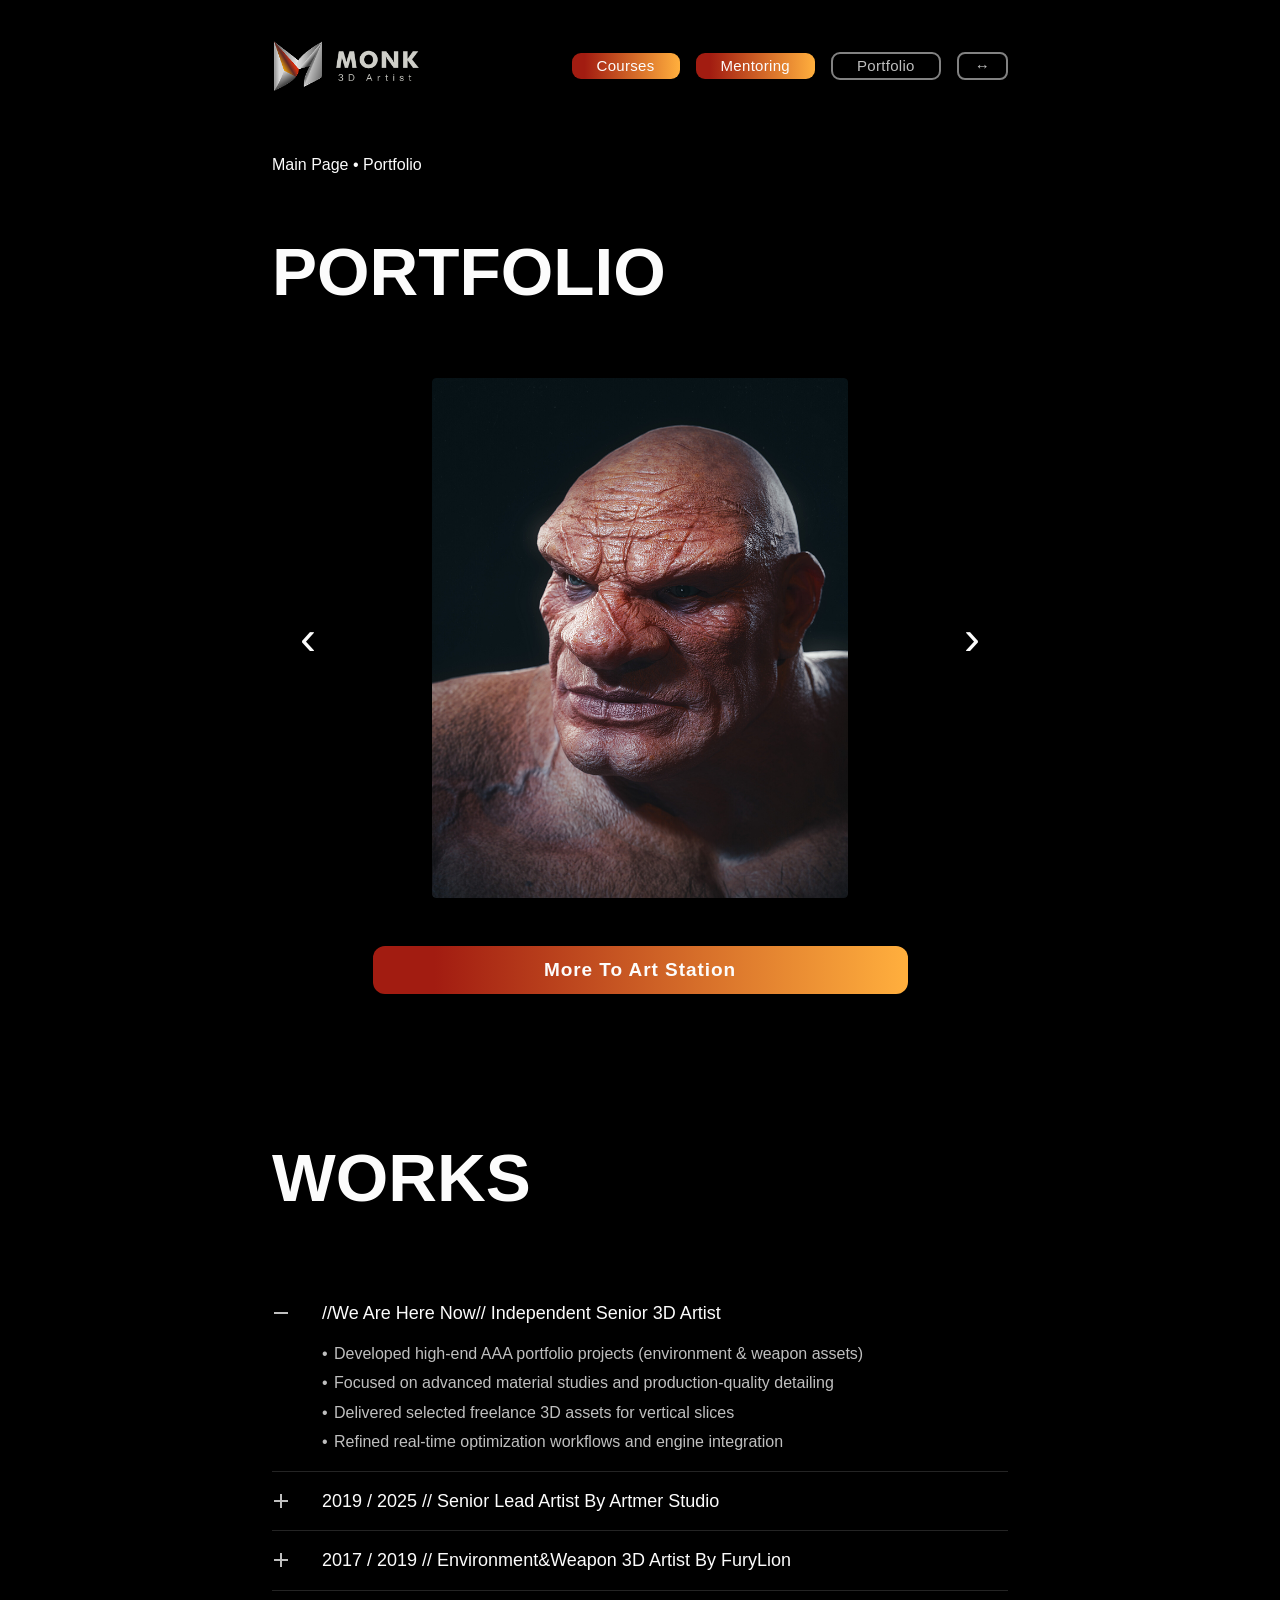
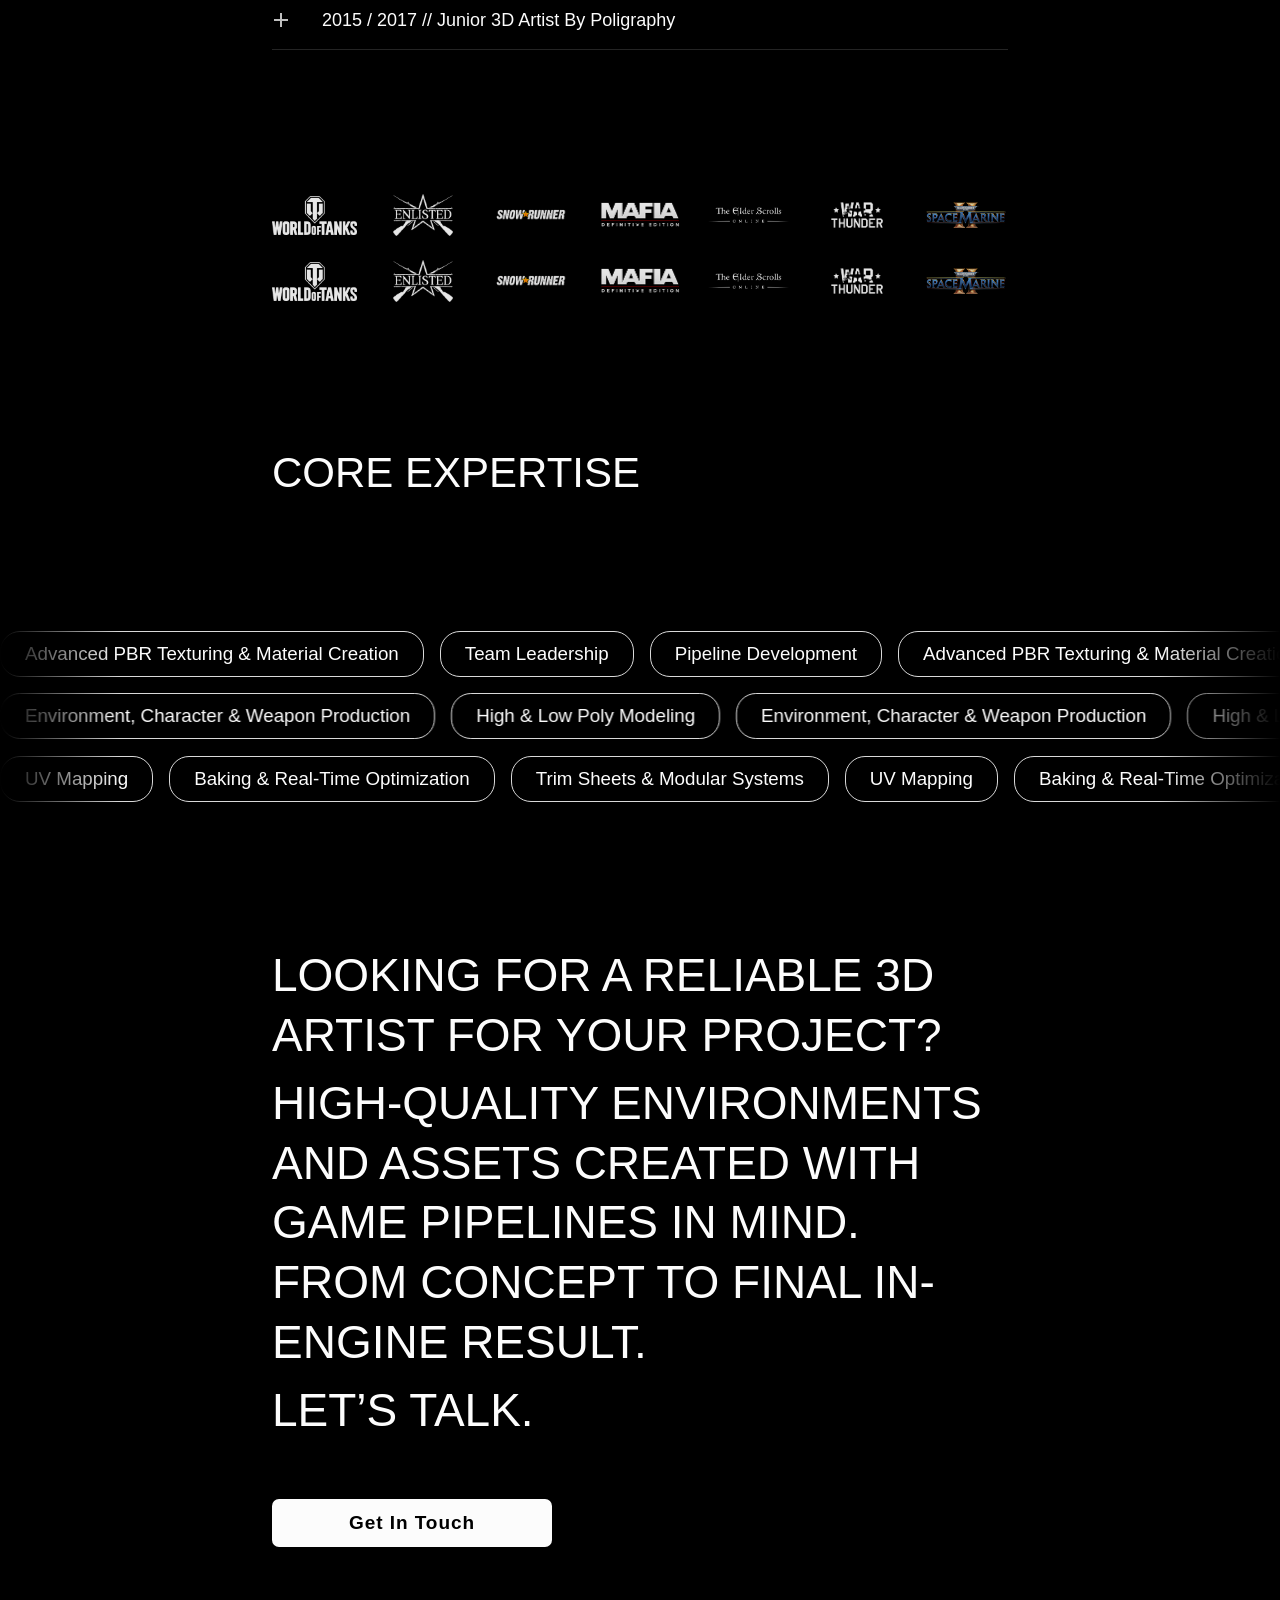
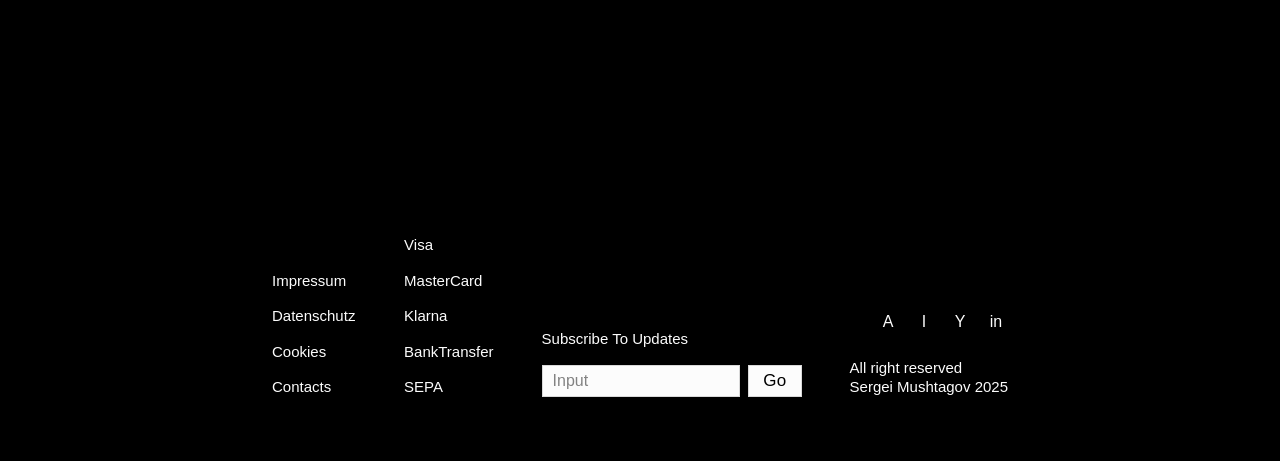
<file: portfolio/portfolio.html>
<!DOCTYPE html>
<html lang="en">

<head>
    <meta charset="UTF-8" />
    <meta name="viewport" content="width=device-width, initial-scale=1.0" />

    <title>Portfolio — Monk 3D Artist</title>

    <link rel="stylesheet" href="../styles/design-tokens.css" />
    <link rel="stylesheet" href="../styles/typography.css" />
    <link rel="stylesheet" href="../styles/layout.css" />
    <link rel="stylesheet" href="../styles/base.css" />
    <link rel="stylesheet" href="../styles/main.css" />
    <link rel="stylesheet" href="../styles/portfolio.css" />

    <script src="../main/main.js" defer></script>
    <script src="portfolio.js" defer></script>
</head>

<body>

    <header class="header">
        <div class="container header-inner">

            <a href="../index.html" class="logo" aria-label="Monk home">
                <img src="../assets/logo.png" alt="Monk 3D Artist logo" class="logo__image" />
            </a>

            <nav class="nav" aria-label="Main navigation">
                <a href="../courses/courses.html" class="button-gradient button-small">Courses</a>
                <a href="../mentoring/mentoring.html" class="button-gradient button-small">Mentoring</a>
                <a href="../portfolio/portfolio.html" class="button-outline button-small">Portfolio</a>

                <button type="button" class="button-icon" aria-label="Language switch">
                    <span class="button-small">↔</span>
                </button>
            </nav>

        </div>
    </header>

    <main class="page">

        <!-- PAGE HERO -->
        <section class="page-hero page-hero--portfolio">
            <div class="container">

                <nav class="breadcrumbs" aria-label="Breadcrumb">
                    <a href="../index.html" class="breadcrumbs__link">Main Page</a>
                    <span class="breadcrumbs__separator">•</span>
                    <span class="breadcrumbs__current">Portfolio</span>
                </nav>
            </div>
        </section>

        <!-- PROJECT GALLERY -->
        <section class="portfolio-section" id="portfolio">
            <div class="container">

                <h1 class="portfolio-section__title h1">Portfolio</h1>

                <div class="portfolio-section__slider">
                    <button class="portfolio-section__arrow portfolio-section__arrow--prev" type="button"
                        aria-label="Previous slide">
                        &#8249;
                    </button>

                    <div class="portfolio-section__viewport">
                        <div class="portfolio-section__track">

                            <article class="portfolio-section__slide">
                                <div class="portfolio-section__image-wrap">
                                    <img src="../assets/portfolio_img_1.png" alt="3D character portfolio work"
                                        class="portfolio-section__image" />
                                </div>
                            </article>

                            <article class="portfolio-section__slide">
                                <div class="portfolio-section__image-wrap">
                                    <img src="../assets/portfoliocarousel (1).png" alt="3D portfolio work"
                                        class="portfolio-section__image" />
                                </div>
                            </article>

                            <article class="portfolio-section__slide">
                                <div class="portfolio-section__image-wrap">
                                    <img src="../assets/portfoliocarousel (2).png" alt="3D portfolio work"
                                        class="portfolio-section__image" />
                                </div>
                            </article>

                            <article class="portfolio-section__slide">
                                <div class="portfolio-section__image-wrap">
                                    <img src="../assets/portfoliocarousel (3).png" alt="3D portfolio work"
                                        class="portfolio-section__image" />
                                </div>
                            </article>

                            <article class="portfolio-section__slide">
                                <div class="portfolio-section__image-wrap">
                                    <img src="../assets/portfoliocarousel (4).png" alt="3D portfolio work"
                                        class="portfolio-section__image" />
                                </div>
                            </article>

                            <article class="portfolio-section__slide">
                                <div class="portfolio-section__image-wrap">
                                    <img src="../assets/portfoliocarousel (5).png" alt="3D portfolio work"
                                        class="portfolio-section__image" />
                                </div>
                            </article>

                            <article class="portfolio-section__slide">
                                <div class="portfolio-section__image-wrap">
                                    <img src="../assets/portfoliocarousel (6).png" alt="3D portfolio work"
                                        class="portfolio-section__image" />
                                </div>
                            </article>

                        </div>
                    </div>

                    <button class="portfolio-section__arrow portfolio-section__arrow--next" type="button"
                        aria-label="Next slide">
                        &#8250;
                    </button>
                </div>

                <div class="portfolio-section__actions">
                    <a href="https://www.artstation.com/" target="_blank" rel="noopener noreferrer"
                        class="portfolio-section__button button-gradient button-large">
                        More To Art Station
                    </a>
                </div>

            </div>
        </section>
        <!-- WORKS -->
        <section class="works-section">
            <div class="container">

                <h2 class="works-section__title h1">Works</h2>

                <div class="works-section__list">

                    <article class="works-section__item works-section__item--active">
                        <button class="works-section__trigger" type="button" aria-expanded="true">
                            <span class="works-section__icon">
                                <span class="works-section__icon-line works-section__icon-line--horizontal"></span>
                                <span class="works-section__icon-line works-section__icon-line--vertical"></span>
                            </span>
                            <span class="works-section__role">//We Are Here Now// Independent Senior 3D Artist</span>
                        </button>

                        <div class="works-section__content">
                            <div class="works-section__content-inner">
                                <ul class="works-section__bullets">
                                    <li class="works-section__bullet">Developed high-end AAA portfolio projects
                                        (environment &amp; weapon assets)</li>
                                    <li class="works-section__bullet">Focused on advanced material studies and
                                        production-quality detailing</li>
                                    <li class="works-section__bullet">Delivered selected freelance 3D assets for
                                        vertical slices</li>
                                    <li class="works-section__bullet">Refined real-time optimization workflows and
                                        engine integration</li>
                                </ul>
                            </div>
                        </div>
                    </article>

                    <article class="works-section__item">
                        <button class="works-section__trigger" type="button" aria-expanded="false">
                            <span class="works-section__icon">
                                <span class="works-section__icon-line works-section__icon-line--horizontal"></span>
                                <span class="works-section__icon-line works-section__icon-line--vertical"></span>
                            </span>
                            <span class="works-section__role">2019 / 2025 // Senior Lead Artist By Artmer Studio</span>
                        </button>

                        <div class="works-section__content">
                            <div class="works-section__content-inner">
                                <ul class="works-section__bullets">
                                    <li class="works-section__bullet">Led environment and prop production across
                                        multiple game projects</li>
                                    <li class="works-section__bullet">Defined technical requirements, asset scope and
                                        production pipelines</li>
                                    <li class="works-section__bullet">Coordinated work of artists and maintained visual
                                        consistency across assets</li>
                                    <li class="works-section__bullet">Reviewed assets, optimized production workflows
                                        and ensured engine integration</li>
                                </ul>
                            </div>
                        </div>
                    </article>

                    <article class="works-section__item">
                        <button class="works-section__trigger" type="button" aria-expanded="false">
                            <span class="works-section__icon">
                                <span class="works-section__icon-line works-section__icon-line--horizontal"></span>
                                <span class="works-section__icon-line works-section__icon-line--vertical"></span>
                            </span>
                            <span class="works-section__role">2017 / 2019 // Environment&amp;Weapon 3D Artist By
                                FuryLion</span>
                        </button>

                        <div class="works-section__content">
                            <div class="works-section__content-inner">
                                <ul class="works-section__bullets">
                                    <li class="works-section__bullet">Modeled and textured environment props and weapon
                                        assets for game production</li>
                                    <li class="works-section__bullet">Created high-poly and game-ready low-poly models
                                        with optimized topology</li>
                                    <li class="works-section__bullet">Produced PBR materials and texture sets for
                                        real-time rendering</li>
                                    <li class="works-section__bullet">Collaborated with art leads and technical artists
                                        to meet production standards</li>
                                </ul>
                            </div>
                        </div>
                    </article>

                    <article class="works-section__item">
                        <button class="works-section__trigger" type="button" aria-expanded="false">
                            <span class="works-section__icon">
                                <span class="works-section__icon-line works-section__icon-line--horizontal"></span>
                                <span class="works-section__icon-line works-section__icon-line--vertical"></span>
                            </span>
                            <span class="works-section__role">2015 / 2017 // Junior 3D Artist By Poligraphy</span>
                        </button>

                        <div class="works-section__content">
                            <div class="works-section__content-inner">
                                <ul class="works-section__bullets">
                                    <li class="works-section__bullet">Assisted in creation of game-ready props and
                                        environment assets</li>
                                    <li class="works-section__bullet">Modeled low-poly assets and prepared UV layouts
                                        for texturing</li>
                                    <li class="works-section__bullet">Supported asset optimization and preparation for
                                        game engines</li>
                                    <li class="works-section__bullet">Worked under art direction to maintain style
                                        consistency</li>
                                </ul>
                            </div>
                        </div>
                    </article>

                </div>


            </div>
        </section>

        <!-- CLIENT LOGOS -->
        <section class="clients-strip" aria-label="Featured projects and studios">
            <div class="container">

                <div class="clients-strip__row">
                    <img src="../assets/1 (1).png" alt="World of Tanks" class="clients-strip__logo" />
                    <img src="../assets/1 (2).png" alt="Star Trek Online" class="clients-strip__logo" />
                    <img src="../assets/1 (3).png" alt="Mafia Definitive Edition" class="clients-strip__logo" />
                    <img src="../assets/1 (4).png" alt="Enlisted" class="clients-strip__logo" />
                    <img src="../assets/1 (5).png" alt="The Elder Scrolls Online" class="clients-strip__logo" />
                    <img src="../assets/1 (6).png" alt="War Thunder" class="clients-strip__logo" />
                    <img src="../assets/1 (7).png" alt="SnowRunner" class="clients-strip__logo" />

                    <img src="../assets/1 (1).png" alt="World of Tanks" class="clients-strip__logo" />
                    <img src="../assets/1 (2).png" alt="Star Trek Online" class="clients-strip__logo" />
                    <img src="../assets/1 (3).png" alt="Mafia Definitive Edition" class="clients-strip__logo" />
                    <img src="../assets/1 (4).png" alt="Enlisted" class="clients-strip__logo" />
                    <img src="../assets/1 (5).png" alt="The Elder Scrolls Online" class="clients-strip__logo" />
                    <img src="../assets/1 (6).png" alt="War Thunder" class="clients-strip__logo" />
                    <img src="../assets/1 (7).png" alt="SnowRunner" class="clients-strip__logo" />
                </div>

            </div>
        </section>


        <!-- EXPERTISE -->
        <section class="expertise-section">
            <div class="container">
                <h2 class="expertise-section__title h2-upper">Core Expertise</h2>
            </div>

            <div class="expertise-section__rows">

                <div class="expertise-section__marquee">
                    <div class="expertise-section__track expertise-section__track--left">
                        <span class="expertise-section__tag tag tag-outline tag-large">Advanced PBR Texturing &amp;
                            Material
                            Creation</span>
                        <span class="expertise-section__tag tag tag-outline tag-large">Team Leadership</span>
                        <span class="expertise-section__tag tag tag-outline tag-large">Pipeline Development</span>

                        <span class="expertise-section__tag tag tag-outline tag-large">Advanced PBR Texturing &amp;
                            Material
                            Creation</span>
                        <span class="expertise-section__tag tag tag-outline tag-large">Team Leadership</span>
                        <span class="expertise-section__tag tag tag-outline tag-large">Pipeline Development</span>

                        <span class="expertise-section__tag tag tag-outline tag-large">Advanced PBR Texturing &amp;
                            Material
                            Creation</span>
                        <span class="expertise-section__tag tag tag-outline tag-large">Team Leadership</span>
                        <span class="expertise-section__tag tag tag-outline tag-large">Pipeline Development</span>

                        <span class="expertise-section__tag tag tag-outline tag-large">Advanced PBR Texturing &amp;
                            Material
                            Creation</span>
                        <span class="expertise-section__tag tag tag-outline tag-large">Team Leadership</span>
                        <span class="expertise-section__tag tag tag-outline tag-large">Pipeline Development</span>
                    </div>
                </div>

                <div class="expertise-section__marquee">
                    <div class="expertise-section__track expertise-section__track--right">
                        <span class="expertise-section__tag tag tag-outline tag-large">Environment, Character &amp;
                            Weapon
                            Production</span>
                        <span class="expertise-section__tag tag tag-outline tag-large">High &amp; Low Poly
                            Modeling</span>

                        <span class="expertise-section__tag tag tag-outline tag-large">Environment, Character &amp;
                            Weapon
                            Production</span>
                        <span class="expertise-section__tag tag tag-outline tag-large">High &amp; Low Poly
                            Modeling</span>

                        <span class="expertise-section__tag tag tag-outline tag-large">Environment, Character &amp;
                            Weapon
                            Production</span>
                        <span class="expertise-section__tag tag tag-outline tag-large">High &amp; Low Poly
                            Modeling</span>

                        <span class="expertise-section__tag tag tag-outline tag-large">Environment, Character &amp;
                            Weapon
                            Production</span>
                        <span class="expertise-section__tag tag tag-outline tag-large">High &amp; Low Poly
                            Modeling</span>
                    </div>
                </div>

                <div class="expertise-section__marquee">
                    <div class="expertise-section__track expertise-section__track--left">
                        <span class="expertise-section__tag tag tag-outline tag-large">UV Mapping</span>
                        <span class="expertise-section__tag tag tag-outline tag-large">Baking &amp; Real-Time
                            Optimization</span>
                        <span class="expertise-section__tag tag tag-outline tag-large">Trim Sheets &amp; Modular
                            Systems</span>

                        <span class="expertise-section__tag tag tag-outline tag-large">UV Mapping</span>
                        <span class="expertise-section__tag tag tag-outline tag-large">Baking &amp; Real-Time
                            Optimization</span>
                        <span class="expertise-section__tag tag tag-outline tag-large">Trim Sheets &amp; Modular
                            Systems</span>

                        <span class="expertise-section__tag tag tag-outline tag-large">UV Mapping</span>
                        <span class="expertise-section__tag tag tag-outline tag-large">Baking &amp; Real-Time
                            Optimization</span>
                        <span class="expertise-section__tag tag tag-outline tag-large">Trim Sheets &amp; Modular
                            Systems</span>

                        <span class="expertise-section__tag tag tag-outline tag-large">UV Mapping</span>
                        <span class="expertise-section__tag tag tag-outline tag-large">Baking &amp; Real-Time
                            Optimization</span>
                        <span class="expertise-section__tag tag tag-outline tag-large">Trim Sheets &amp; Modular
                            Systems</span>
                    </div>
                </div>

            </div>
        </section>



        <!-- CTA -->
        <section class="contact-cta">
            <div class="container">

                <div class="contact-cta__content">
                    <p class="contact-cta__text h2-upper">
                        Looking For A Reliable 3D Artist For Your Project?
                    </p>

                    <p class="contact-cta__text h2-upper">
                        High-quality environments and assets created with game pipelines in mind.
                        From concept to final in-engine result.
                    </p>
                    <p class="contact-cta__text h2-upper">
                        Let’s talk.
                    </p>


                    <a href="../contacts.html" class="contact-cta__button button-white button-large">
                        Get In Touch
                    </a>
                </div>

            </div>
        </section>

    </main>

    <footer class="footer">
        <div class="container footer__layout">

            <div class="footer__nav">
                <a href="#" class="footer__link menu-item">Impressum</a>
                <a href="#" class="footer__link menu-item">Datenschutz</a>
                <a href="#" class="footer__link menu-item">Cookies</a>
                <a href="#" class="footer__link menu-item">Contacts</a>
            </div>

            <div class="footer__payments">
                <span class="footer__text menu-item">Visa</span>
                <span class="footer__text menu-item">MasterCard</span>
                <span class="footer__text menu-item">Klarna</span>
                <span class="footer__text menu-item">BankTransfer</span>
                <span class="footer__text menu-item">SEPA</span>
            </div>

            <div class="footer__subscribe">
                <p class="footer__subscribe-title menu-item">Subscribe To Updates</p>

                <form class="footer__subscribe-form">
                    <input type="email" class="footer__input" placeholder="Input" aria-label="Email address" />
                    <button type="submit" class="footer__submit button-medium">Go</button>
                </form>
            </div>

            <div class="footer__social">
                <div class="footer__socials">
                    <a href="#" class="footer__social-link" aria-label="ArtStation">A</a>
                    <a href="#" class="footer__social-link" aria-label="Instagram">I</a>
                    <a href="#" class="footer__social-link" aria-label="YouTube">Y</a>
                    <a href="#" class="footer__social-link" aria-label="LinkedIn">in</a>
                </div>

                <p class="footer__copyright menu-item">
                    All right reserved<br />
                    Sergei Mushtagov 2025
                </p>
            </div>

        </div>
    </footer>

</body>

</html>
</file>
<file: styles/design-tokens.css>
:root {

    /* =========================
   COLORS
========================= */

    --primary-100: #FCFCFC;
    --primary-200: #D9D9D9;
    --primary-300: #BFBFBF;
    --primary-400: #9E9E9E;
    --primary-500: #828282;
    --primary-600: #5F5F5F;
    --primary-700: #3F3F3F;
    --primary-800: #262626;
    --primary-900: #000000;

    /* accent */

    --button-gradient-start: #A21C11;
    --button-gradient-end: #FFAE3D;


    /* =========================
   TYPOGRAPHY
========================= */

    --font-main: "Helvetica Now Display", Helvetica, Arial, sans-serif;


    /* =========================
   GRID (из Figma)
========================= */

    --grid-columns: 12;
    --grid-gutter: 8px;
    --grid-margin: 144px;

}
</file>
<file: styles/typography.css>
:root {
    --text-h1-size: 67.5px;
    --text-h2-size: 42px;
    --text-h3-size: 27px;
    --text-h3-upper-size: 26.25px;
    --text-h4-size: 21px;

    --text-paragraph-size: 16px;
    --text-description-size: 18px;

    --text-button-large-size: 18px;
    --text-button-medium-size: 12.75px;
    --text-button-small-size: 11.25px;

    --text-card-title-size: 18.75px;
    --text-card-title-large-size: 22.5px;
    --text-card-subtitle-size: 12.75px;

    --text-menu-item-size: 15px;

    --text-tag-large-size: 18.75px;
    --text-tag-medium-size: 12px;

    --text-alert-size: 10.5px;
}

/* =========================
   HEADINGS
========================= */

.h1 {
    font-family: var(--font-main);
    font-weight: 700;
    font-size: var(--text-h1-size);
    line-height: 1;
    letter-spacing: 4%;
    text-transform: uppercase;
}

.h2 {
    font-family: var(--font-main);
    font-weight: 500;
    font-size: var(--text-h2-size);
    line-height: 1.3;
    letter-spacing: 3%;
    text-transform: capitalize;
}

.h2-upper {
    font-family: var(--font-main);
    font-weight: 500;
    font-size: var(--text-h2-size);
    line-height: 1.3;
    letter-spacing: 3%;
    text-transform: uppercase;
}

.h3 {
    font-family: var(--font-main);
    font-weight: 700;
    font-size: var(--text-h3-size);
    line-height: 1.2;
}

.h3-upper {
    font-family: var(--font-main);
    font-weight: 500;
    font-size: var(--text-h3-upper-size);
    line-height: 1.3;
    letter-spacing: 3%;
    text-transform: capitalize;
}

.h4 {
    font-family: var(--font-main);
    font-weight: 500;
    font-size: var(--text-h4-size);
    line-height: 1;
    letter-spacing: 5%;
    text-transform: uppercase;
}

/* =========================
   BODY
========================= */

.paragraph {
    font-family: var(--font-main);
    font-weight: 400;
    font-size: var(--text-paragraph-size);
    line-height: 1.4;
    letter-spacing: 4%;
}

.description {
    font-family: var(--font-main);
    font-weight: 400;
    font-size: var(--text-description-size);
    line-height: 1.5;
    letter-spacing: 5%;
    text-transform: capitalize;
}

/* =========================
   BUTTONS
========================= */

.button-large {
    font-family: var(--font-main);
    font-weight: 700;
    font-size: var(--text-button-large-size);
    line-height: 1.3;
    letter-spacing: 5%;
    text-transform: capitalize;
}

.button-medium {
    font-family: var(--font-main);
    font-weight: 500;
    font-size: var(--text-button-medium-size);
    line-height: 1.3;
    letter-spacing: 2%;
    text-transform: capitalize;
}

.button-small {
    font-family: var(--font-main);
    font-weight: 400;
    font-size: var(--text-button-small-size);
    line-height: 1.1;
    letter-spacing: 2%;
    text-transform: capitalize;
}

/* =========================
   CARDS
========================= */

.card-title {
    font-family: var(--font-main);
    font-weight: 500;
    font-size: var(--text-card-title-size);
    line-height: 1.3;
    letter-spacing: 3%;
}

.card-title-bold {
    font-family: var(--font-main);
    font-weight: 700;
    font-size: var(--text-card-title-size);
    line-height: 1.3;
    letter-spacing: 5%;
}

.card-title-large {
    font-family: var(--font-main);
    font-weight: 700;
    font-size: var(--text-card-title-large-size);
    line-height: 1.2;
}

.card-subtitle {
    font-family: var(--font-main);
    font-weight: 500;
    font-size: var(--text-card-subtitle-size);
    line-height: 16.5px;
    letter-spacing: 7%;
    text-transform: uppercase;
}

/* =========================
   MENU
========================= */

.menu-item {
    font-family: var(--font-main);
    font-weight: 500;
    font-size: var(--text-menu-item-size);
    line-height: 1.3;
    letter-spacing: 3%;
}

/* =========================
   TAGS
========================= */

.tag-large {
    font-family: var(--font-main);
    font-weight: 500;
    font-size: var(--text-tag-large-size);
    line-height: 1.3;
    letter-spacing: 3%;
}

.tag-medium {
    font-family: var(--font-main);
    font-weight: 500;
    font-size: var(--text-tag-medium-size);
    line-height: 1;
    letter-spacing: 3%;
}

/* =========================
   ALERT
========================= */

.alert {
    font-family: var(--font-main);
    font-weight: 400;
    font-size: var(--text-alert-size);
    line-height: 1;
    letter-spacing: 3%;
}
</file>
<file: styles/layout.css>
.container {
    width: 100%;
    padding-left: 200px;
    padding-right: 200px;
    margin: 0 auto;
    box-sizing: border-box;
}

/*.section {
    padding: 200px 0;
}*/

.grid {
    display: grid;
    grid-template-columns: repeat(12, 1fr);
    gap: 32px;
}
</file>
<file: styles/base.css>
/* ========================================
   RESET
======================================== */

*,
*::before,
*::after {
    box-sizing: border-box;
    margin: 0;
    padding: 0;
}

html {
    scroll-behavior: smooth;
}

body {
    min-width: 320px;
    background: var(--primary-900);
    color: var(--primary-100);
    font-family: var(--font-main);
    -webkit-font-smoothing: antialiased;
    text-rendering: optimizeLegibility;
}

img,
picture,
video,
canvas,
svg {
    display: block;
    max-width: 100%;
}

img {
    height: auto;
}

a {
    color: inherit;
    text-decoration: none;
}

button,
input,
textarea,
select {
    font: inherit;
}

button {
    border: none;
    background: transparent;
    cursor: pointer;
}

ul,
ol {
    list-style: none;
}


/* ========================================
   GLOBAL
======================================== */

body.no-scroll {
    overflow: hidden;
}

.page {
    overflow-x: hidden;
}

.text-white {
    color: var(--primary-100);
}

.text-gray {
    color: var(--primary-400);
}

.text-gray-dark {
    color: var(--primary-500);
}


/* ========================================
   HEADER
======================================== */

.header {
    width: 100%;
    height: 132px;
    background: var(--primary-900);
}

.header-inner {
    display: flex;
    align-items: center;
    justify-content: space-between;
    height: 100%;
}

.logo {
    display: flex;
    width: 150px;
    height: 51px;
    align-items: center;
    gap: 24px;
    flex-shrink: 0;
}

.logo__image {
    display: block;
    width: 100%;
    height: auto;
    object-fit: contain;
}

.nav {
    display: inline-flex;
    align-items: center;
    gap: 16px;
    flex-shrink: 0;
}


/* ========================================
   BUTTONS
======================================== */

.button-small {
    font-family: var(--font-main);
    font-weight: 400;
    font-size: 15px;
    line-height: 1.1;
    letter-spacing: 0.02em;
    text-transform: capitalize;
}

.button-medium {
    font-family: var(--font-main);
    font-weight: 500;
    font-size: 17px;
    line-height: 1.3;
    letter-spacing: 0.02em;
    text-transform: capitalize;
}

.button-large {
    font-family: var(--font-main);
    font-weight: 700;
    font-size: 19px;
    line-height: 1.3;
    letter-spacing: 0.05em;
    text-transform: capitalize;
}

.button-gradient {
    display: inline-flex;
    align-items: center;
    justify-content: center;
    gap: 8px;
    padding: 5px 25px;
    border-radius: 9px;
    /*border: 2px solid var(--button-gradient-start);*/
    background: linear-gradient(90deg,
            var(--button-gradient-start) 11.54%,
            var(--button-gradient-end) 99.15%);
    box-shadow: 1px 1px 3px 0 rgba(0, 0, 0, 0.15);
    color: var(--primary-100);
    transition: transform 0.2s ease, opacity 0.2s ease;
}

.button-gradient:hover {
    transform: translateY(-1px);
}

.button-outline {
    display: inline-flex;
    align-items: center;
    justify-content: center;
    gap: 8px;
    padding: 4px 24px;
    border-radius: 9px;
    border: 2px solid var(--primary-500);
    background: var(--primary-900);
    box-shadow: 1px 1px 3px 0 rgba(0, 0, 0, 0.15);
    color: var(--primary-300);
    transition: transform 0.2s ease, border-color 0.2s ease;
}

.button-outline:hover {
    transform: translateY(-1px);
}

.button-white {
    display: inline-flex;
    align-items: center;
    justify-content: center;
    gap: 8px;
    padding: 12px 30px;
    border-radius: 7px;
    background: var(--primary-100);
    box-shadow: 1px 1px 5px 0 rgba(0, 0, 0, 0.15);
    color: var(--primary-900);
    transition: transform 0.2s ease, opacity 0.2s ease;
}

.button-white:hover {
    transform: translateY(-1px);
}

.button-icon {
    display: inline-flex;
    align-items: center;
    justify-content: center;
    gap: 8px;
    padding: 4px 16px;
    border-radius: 8px;
    border: 2px solid var(--primary-500);
    background: var(--primary-900);
    box-shadow: 1px 1px 3px 0 rgba(0, 0, 0, 0.15);
    color: var(--primary-300);
    transition: transform 0.2s ease, border-color 0.2s ease;
}

.icon {
    width: 15px;
    height: 15px;
}

.button-icon:hover {
    transform: translateY(-1px);
}


/* ========================================
   TAGS
======================================== */

.tag {
    display: inline-flex;
    justify-content: center;
    align-items: center;
    white-space: nowrap;
}

.tag-outline {
    display: inline-flex;
    padding: 10px 24px;
    justify-content: center;
    align-items: center;
    gap: 8px;
    border-radius: 20px;
    border: 1px solid var(--primary-200);
    background: var(--primary-900);
    box-shadow: 1px 1px 3px 0 rgba(0, 0, 0, 0.15);
    color: var(--primary-100);
}

.tag-gradient {
    display: inline-flex;
    padding: 11px 25px;
    justify-content: center;
    align-items: flex-end;
    gap: 16px;
    border-radius: 20px;
    /* border: 2px solid var(--button-gradient-start);*/
    background: linear-gradient(90deg,
            var(--button-gradient-start) 11.54%,
            var(--button-gradient-end) 99.15%);
    box-shadow: 1px 1px 3px 0 rgba(0, 0, 0, 0.15);
    color: var(--primary-100);
}


/* ========================================
   FOOTER
======================================== */

.footer__layout {
    display: grid;
    grid-template-columns: 1fr 1fr minmax(260px, 1fr) auto;
    gap: 48px;
    align-items: end;
}

.footer__nav,
.footer__payments {
    display: flex;
    flex-direction: column;
    gap: 16px;
}

.footer__social {
    display: flex;
    flex-direction: column;
    align-items: flex-end;
    gap: 24px;
}

.footer__link,
.footer__text,
.footer__copyright,
.footer__subscribe-title {
    color: var(--primary-100);
}

.footer__subscribe {
    display: flex;
    flex-direction: column;
    gap: 16px;
}

.footer__subscribe-form {
    display: flex;
    align-items: center;
    gap: 8px;
}

.footer__input {
    flex: 1 1 auto;
    min-width: 0;
    height: 32px;
    padding: 0 10px;
    border: 1px solid var(--primary-200);
    background: var(--primary-100);
    color: var(--primary-900);
}

.footer__input::placeholder {
    color: var(--primary-500);
}

.footer__submit {
    height: 32px;
    padding: 0 14px;
    border: 1px solid var(--primary-200);
    background: var(--primary-100);
    color: var(--primary-900);
}

.footer__socials {
    display: flex;
    align-items: center;
    gap: 12px;
}

.footer__social-link {
    display: inline-flex;
    align-items: center;
    justify-content: center;
    min-width: 24px;
    min-height: 24px;
    color: var(--primary-100);
}


/* ========================================
   ACCORDION BASE
======================================== */

.accordion-item {
    display: flex;
    height: 199px;
    padding: 16px 0;
    flex-direction: column;
    align-items: flex-start;
    gap: 16px;
    align-self: stretch;
}

.accordion-row {
    display: flex;
    align-items: center;
    gap: 0;
    align-self: stretch;
}


/* ========================================
   RESPONSIVE
======================================== */

@media (max-width: 1439px) {
    .container {
        max-width: calc(100% - 144px);
    }
}

@media (max-width: 1199px) {
    .nav {
        gap: 20px;
    }

    .footer__layout {
        grid-template-columns: 1fr 1fr;
        align-items: start;
    }

    .footer__social {
        align-items: flex-start;
    }
}

@media (max-width: 767px) {
    .header {
        height: auto;
        padding: 20px 0;
    }

    .header-inner {
        flex-direction: column;
        align-items: flex-start;
        gap: 20px;
    }

    .logo {
        width: 200px;
        height: auto;
    }

    .nav {
        flex-wrap: wrap;
        gap: 12px;
    }

    .footer__layout {
        grid-template-columns: 1fr;
        gap: 32px;
    }

    .footer__subscribe-form {
        flex-direction: column;
        align-items: stretch;
    }
}
</file>
<file: styles/main.css>
/* ========================================
   MAIN PAGE: HERO
======================================== */

.hero {
    padding: 0;
}

.hero__video {
    position: relative;
    width: 100%;
    height: 100vh;
    overflow: hidden;
    background: var(--primary-900);
}

.hero__video-file {
    width: 100%;
    height: 100%;
    object-fit: cover;
}


/* ========================================
   MAIN PAGE: ABOUT
======================================== */

.about-section {
    padding: 144px 0;
}

.about-section .container {
    width: 100%;
    /* padding-left: 144px;
    padding-right: 144px;*/
}

.about-section__grid {
    display: grid;
    grid-template-columns: minmax(0, 1fr) 347px;
    gap: 70px;
    align-items: start;
}

.about-section__left {
    min-width: 0;
}

.about-section__title {
    margin: 0 0 114px 0;
    color: var(--primary-100);
}

.about-section__body {
    display: flex;
    flex-direction: column;
    gap: 36px;
    width: 100%;
}

.about-section__intro {
    display: flex;
    flex-direction: column;
    align-items: flex-start;
    gap: 8px;
}

.about-section__role {
    margin: 0;
    color: var(--primary-100);
}

.about-section__name {
    margin: 0;
    color: var(--primary-100);
}

.about-section__specialization {
    margin: 0;
    color: var(--primary-500);
    text-align: left;
    max-width: 520px;
}

.about-section__text-columns {
    display: grid;
    grid-template-columns: minmax(0, 1fr) minmax(0, 1fr);
    gap: 24px;
    max-width: 760px;
}

.about-section__text-column {
    display: flex;
    flex-direction: column;
    gap: 10px;
    min-width: 0;
}

.about-section__text {
    margin: 0;
    color: var(--primary-100);
    text-align: left;
    word-break: normal;
    overflow-wrap: break-word;
    text-align: justify;
    text-justify: inter-word;
}

.about-section__right {
    align-self: start;
}

.about-section__image {
    display: block;
    width: 347px;
    height: 413px;
    object-fit: cover;
}

/* ========================================
   MAIN PAGE: PORTFOLIO
======================================== */

.portfolio-section {
    padding-top: 0;
    padding-bottom: 150px;
}

.portfolio-section__title {
    color: var(--primary-100);
    margin-bottom: 72px;
}

.portfolio-section__slider {
    display: grid;
    grid-template-columns: 72px minmax(0, 1fr) 72px;
    align-items: center;
    gap: 24px;
    margin-bottom: 48px;
}

.portfolio-section__arrow {
    display: inline-flex;
    align-items: center;
    justify-content: center;
    width: 72px;
    height: 72px;
    color: var(--primary-100);
    font-size: 48px;
    line-height: 1;
    cursor: pointer;
}

.portfolio-section__arrow:hover {
    transform: scale(1.05);
}

.portfolio-section__viewport {
    overflow: hidden;
    width: 100%;
}

.portfolio-section__track {
    display: flex;
    transition: transform 0.4s ease;
    will-change: transform;
}

.portfolio-section__slide {
    min-width: 100%;
    display: flex;
    justify-content: center;
    align-items: center;
}

.portfolio-section__image-wrap {
    width: 100%;
    height: 520px;
    display: flex;
    justify-content: center;
    align-items: center;
    overflow: hidden;
}

.portfolio-section__image {
    display: block;
    max-width: 100%;
    max-height: 100%;
    width: auto;
    height: auto;
    object-fit: contain;
}

.portfolio-section__actions {
    display: flex;
    justify-content: center;
}

.portfolio-section__button {
    display: flex;
    width: 535px;
    padding: 12px 30px;
    justify-content: center;
    align-items: center;
    gap: 16px;
    border-radius: 12px;

    background: linear-gradient(90deg, #A21C11 11.54%, #FFAE3D 99.15%);
    box-shadow: 1px 1px 3px 0 rgba(0, 0, 0, 0.15);
}


/* ========================================
   MAIN PAGE: EXPERTISE
======================================== */

.expertise-section {
    width: 100%;
    padding-top: 0;
    padding-bottom: 144px;
    overflow: hidden;
}

.expertise-section__title {
    margin: 0 0 130px;
    color: var(--primary-100);
}

.expertise-section__rows {
    display: flex;
    flex-direction: column;
    gap: 16px;
    width: 100%;
}

.expertise-section__marquee {
    position: relative;
    width: 100%;
    overflow: hidden;
}

.expertise-section__marquee::before,
.expertise-section__marquee::after {
    content: "";
    position: absolute;
    top: 0;
    bottom: 0;
    width: 120px;
    z-index: 2;
    pointer-events: none;
}

.expertise-section__marquee::before {
    left: 0;
    background: linear-gradient(90deg,
            var(--primary-900) 0%,
            rgba(17, 17, 17, 0) 100%);
}

.expertise-section__marquee::after {
    right: 0;
    background: linear-gradient(270deg,
            var(--primary-900) 0%,
            rgba(17, 17, 17, 0) 100%);
}

.expertise-section__track {
    display: flex;
    align-items: center;
    gap: 16px;
    width: max-content;
    will-change: transform;
}

.expertise-section__track--left {
    animation: expertise-left 29s linear infinite;
}

.expertise-section__track--right {
    animation: expertise-right 32s linear infinite;
}

.expertise-section__tag {
    flex-shrink: 0;
    white-space: nowrap;
    transition: background 0.25s ease, border-color 0.25s ease;
}

.expertise-section__tag:hover {
    background: linear-gradient(90deg, #c52a1a 0%, #f3a43b 100%);
    border-color: transparent;
}

@keyframes expertise-left {
    from {
        transform: translateX(0);
    }

    to {
        transform: translateX(-50%);
    }
}

@keyframes expertise-right {
    from {
        transform: translateX(-50%);
    }

    to {
        transform: translateX(0);
    }
}




/* ========================================
   MAIN PAGE: MENTORSHIP
======================================== */

.mentorship-section {
    /*padding-top: 150px;*/
    padding-bottom: 144px;
}

.mentorship-section__title {
    color: var(--primary-100);
    margin-bottom: 72px;
}

.mentorship-section__card {
    display: flex;
    flex-direction: column;
    align-items: left;
    gap: 32px;
    text-align: left;
}

.mentorship-section__label {
    color: var(--primary-400);
}

.mentorship-section__headline {
    max-width: 980px;
    color: var(--primary-100);
    font-family: var(--font-main);
    font-size: 56px;
    font-style: normal;
    font-weight: 500;
    line-height: 130%;
    letter-spacing: 1.68px;
    text-transform: capitalize;
}

.mentorship-section__button {
    display: flex;
    width: 470px;
    padding: 12px 30px;
    justify-content: center;
    align-items: center;
    gap: 8px;
    border-radius: 7px;
    background: var(--primary-100);
    box-shadow: 1px 1px 5px 0 rgba(0, 0, 0, 0.15);
}


/* ========================================
   MAIN PAGE: FOOTER SPACING
======================================== */

.footer {
    padding-top: 144px;
    padding-bottom: 64px;
}


/* ========================================
   MAIN PAGE: RESPONSIVE
======================================== */

@media (max-width: 1199px) {
    .about-section__layout {
        grid-template-columns: 1fr;
        gap: 48px;
    }

    .about-section__media {
        width: 100%;
        max-width: 534px;
        height: auto;
        aspect-ratio: 534 / 636;
    }

    .about-section__text-columns {
        grid-template-columns: 1fr;
    }

    .portfolio-section__slider {
        grid-template-columns: 56px minmax(0, 1fr) 56px;
    }

    .portfolio-section__arrow {
        width: 56px;
        height: 56px;
        font-size: 36px;
    }

    .portfolio-section__button,
    .mentorship-section__button {
        width: 100%;
        max-width: 776px;
    }

    .mentorship-section__headline {
        font-size: 42px;
        letter-spacing: 0.04em;
    }
}

@media (max-width: 767px) {

    .about-section,
    .portfolio-section,
    .expertise-section,
    .mentorship-section {
        padding-top: 96px;
        padding-bottom: 96px;
    }

    .about-section__title,
    .portfolio-section__title,
    .expertise-section__title,
    .mentorship-section__title {
        margin-bottom: 48px;
    }

    .about-section__text-columns {
        gap: 20px;
    }

    .portfolio-section__slider {
        grid-template-columns: 1fr;
        gap: 20px;
    }

    .portfolio-section__arrow {
        display: none;
    }

    .mentorship-section__headline {
        font-size: 32px;
        line-height: 1.2;
    }
}
</file>
<file: styles/portfolio.css>
/* ========================================
   PORTFOLIO PAGE — UNIQUE SECTIONS ONLY
======================================== */

/* ========================================
   PAGE HERO MODIFIER
======================================== */

.page-hero--portfolio {
    padding-top: 24px;
    padding-bottom: 64px;
}


/* ========================================
   PROJECT GALLERY
======================================== */

.portfolio-project {
    padding-bottom: 144px;
}

.portfolio-project__layout {
    display: grid;
    grid-template-columns: minmax(0, 1.15fr) minmax(280px, 0.85fr);
    gap: 32px;
    align-items: start;
    margin-bottom: 32px;
}

.portfolio-project__column {
    display: flex;
    flex-direction: column;
    gap: 32px;
    min-width: 0;
}

.portfolio-project__column--bottom-left {
    margin-top: -120px;
}

.portfolio-project__column--bottom-right {
    margin-top: -120px;
}

.portfolio-project__card {
    width: 100%;
    overflow: hidden;
    background: transparent;
}

.portfolio-project__card--large {
    aspect-ratio: 0.77 / 1;
}

.portfolio-project__card--top {
    aspect-ratio: 0.78 / 1;
}

.portfolio-project__card--small {
    aspect-ratio: 0.72 / 1;
}

.portfolio-project__card--large-vertical {
    aspect-ratio: 0.78 / 1.12;
}

.portfolio-project__image {
    width: 100%;
    height: 100%;
    object-fit: cover;
    display: block;
}

.portfolio-project__controls {
    display: flex;
    align-items: center;
    justify-content: center;
    gap: 40px;
    margin-bottom: 24px;
}

.portfolio-project__arrow {
    display: inline-flex;
    align-items: center;
    justify-content: center;
    width: 32px;
    height: 32px;
    color: var(--primary-100);
    font-size: 32px;
    line-height: 1;
    transition: transform 0.2s ease, opacity 0.2s ease;
}

.portfolio-project__arrow:hover {
    transform: scale(1.08);
}

.portfolio-project__pagination {
    display: inline-flex;
    align-items: center;
    gap: 10px;
}

.portfolio-project__dot {
    width: 6px;
    height: 6px;
    border-radius: 50%;
    background: var(--primary-500);
}

.portfolio-project__dot--active {
    background: var(--button-gradient-end);
}

.portfolio-project__actions {
    display: flex;
    justify-content: center;
}

.portfolio-project__button {
    width: 100%;
    max-width: 560px;
    border-radius: 8px;
}


/* ========================================
   STATIC EXPERTISE OVERRIDE FOR PORTFOLIO
======================================== */

.expertise-section--static {
    padding-top: 0;
    padding-bottom: 144px;
}

.expertise-section--static .container .expertise-section__rows {
    gap: 12px;
}

.expertise-section--static .expertise-section__marquee {
    overflow: visible;
}

.expertise-section--static .expertise-section__track {
    gap: 12px;
}


/* ========================================
   WORKS
======================================== */

.works-section {
    padding-bottom: 144px;
}

.works-section__title {
    color: var(--primary-100);
    margin-bottom: 72px;
}

.works-section__list {
    display: flex;
    flex-direction: column;
}

.works-section__item {
    border-bottom: 1px solid rgba(252, 252, 252, 0.14);
}

.works-section__trigger {
    width: 100%;
    display: grid;
    grid-template-columns: 32px minmax(0, 1fr);
    align-items: start;
    gap: 18px;
    padding: 18px 0;
    text-align: left;
    color: var(--primary-100);
}

.works-section__icon {
    display: inline-flex;
    align-items: center;
    justify-content: center;
    font-family: var(--font-main);
    font-size: 18px;
    font-weight: 400;
    line-height: 1;
    color: var(--primary-300);
    transform: translateY(2px);
    transition: transform 0.25s ease, color 0.25s ease;
}

.works-section__role {
    font-family: var(--font-main);
    font-size: 18px;
    font-weight: 500;
    line-height: 1.25;
    color: var(--primary-100);
}

.works-section__content {
    display: grid;
    grid-template-rows: 0fr;
    transition: grid-template-rows 0.3s ease;
}

.works-section__content-inner {
    overflow: hidden;
    max-width: 760px;
    padding: 0 0 0 50px;
}

.works-section__bullets {
    display: flex;
    flex-direction: column;
    gap: 6px;
    padding-bottom: 18px;
}

.works-section__bullet {
    font-family: var(--font-main);
    font-size: var (--paragraph);
    font-weight: 400;
    line-height: 1.45;
    color: var(--primary-300);
}

.works-section__bullet {
    position: relative;
    padding-left: 12px;
}

.works-section__bullet::before {
    content: "•";
    position: absolute;
    left: 0;
    top: 0;
}

.works-section__item--active .works-section__content {
    grid-template-rows: 1fr;
}

.works-section__icon {
    position: relative;
    width: 18px;
    height: 18px;
    flex-shrink: 0;
}

.works-section__icon-line {
    position: absolute;
    left: 50%;
    top: 50%;
    background: var(--primary-300);
    transition: transform 0.35s ease, opacity 0.25s ease;
}

/* горизонтальная линия */

.works-section__icon-line--horizontal {
    width: 14px;
    height: 2px;
    transform: translate(-50%, -50%);
}

/* вертикальная линия */

.works-section__icon-line--vertical {
    width: 2px;
    height: 14px;
    transform: translate(-50%, -50%);
}

/* состояние открыто */

.works-section__item--active .works-section__icon-line--vertical {
    transform: translate(-50%, -50%) scaleY(0);
    opacity: 0;
}

/* ========================================
   CLIENT LOGOS
======================================== */

.clients-strip {
    padding-bottom: 144px;
}

.clients-strip__row {
    display: grid;
    grid-template-columns: repeat(7, minmax(0, 1fr));
    gap: 24px;
    align-items: center;
}

.clients-strip__logo {
    max-width: 100%;
    max-height: 42px;
    width: auto;
    height: auto;
    object-fit: contain;
    justify-self: center;
    opacity: 0.9;
}


/* ========================================
   CONTACT CTA
======================================== */

.contact-cta {
    padding-bottom: 144px;
}

.contact-cta__content {
    display: flex;
    flex-direction: column;
    align-items: flex-start;
    gap: 32px;
}

.contact-cta {
    padding-bottom: 144px;
}

.contact-cta__content {
    display: flex;
    flex-direction: column;
    align-items: flex-start;
    gap: 8px;
}


.contact-cta__text {
    max-width: 1240px;
    color: var(--primary-100);
}

.contact-cta__button {
    min-width: 280px;
    margin-top: 50px;

}

.contact-cta__button {
    min-width: 280px;
}


/* ========================================
   RESPONSIVE
======================================== */

@media (max-width: 1439px) {

    .portfolio-project__column--bottom-left,
    .portfolio-project__column--bottom-right {
        margin-top: -80px;
    }

    .contact-cta__title,
    .contact-cta__text {
        font-size: 46px;
    }
}

@media (max-width: 1199px) {
    .portfolio-project__layout {
        grid-template-columns: 1fr 1fr;
        gap: 24px;
    }

    .portfolio-project__column,
    .portfolio-project__column--bottom-left,
    .portfolio-project__column--bottom-right {
        margin-top: 0;
        gap: 24px;
    }

    .clients-strip__row {
        grid-template-columns: repeat(4, minmax(0, 1fr));
        row-gap: 32px;
    }

    .contact-cta__title,
    .contact-cta__text {
        font-size: 40px;
    }
}

@media (max-width: 767px) {

    .portfolio-project,
    .works-section,
    .clients-strip,
    .contact-cta,
    .expertise-section--static {
        padding-bottom: 96px;
    }

    .portfolio-project__layout {
        grid-template-columns: 1fr;
        gap: 16px;
    }

    .portfolio-project__column {
        gap: 16px;
    }

    .portfolio-project__controls {
        gap: 24px;
        margin-bottom: 20px;
    }

    .portfolio-project__button {
        max-width: none;
    }

    .works-section__title {
        margin-bottom: 48px;
    }

    .works-section__trigger {
        grid-template-columns: 24px minmax(0, 1fr);
        gap: 12px;
    }

    .works-section__content {
        padding-left: 36px;
    }

    .works-section__role {
        font-size: 16px;
    }

    .clients-strip__row {
        grid-template-columns: repeat(2, minmax(0, 1fr));
        gap: 24px 20px;
    }

    .contact-cta__content {
        gap: 24px;
    }

    .contact-cta__title,
    .contact-cta__text {
        font-size: 32px;
        line-height: 1.12;
    }

    .contact-cta__button {
        width: 100%;
        min-width: 0;
    }
}
</file>
